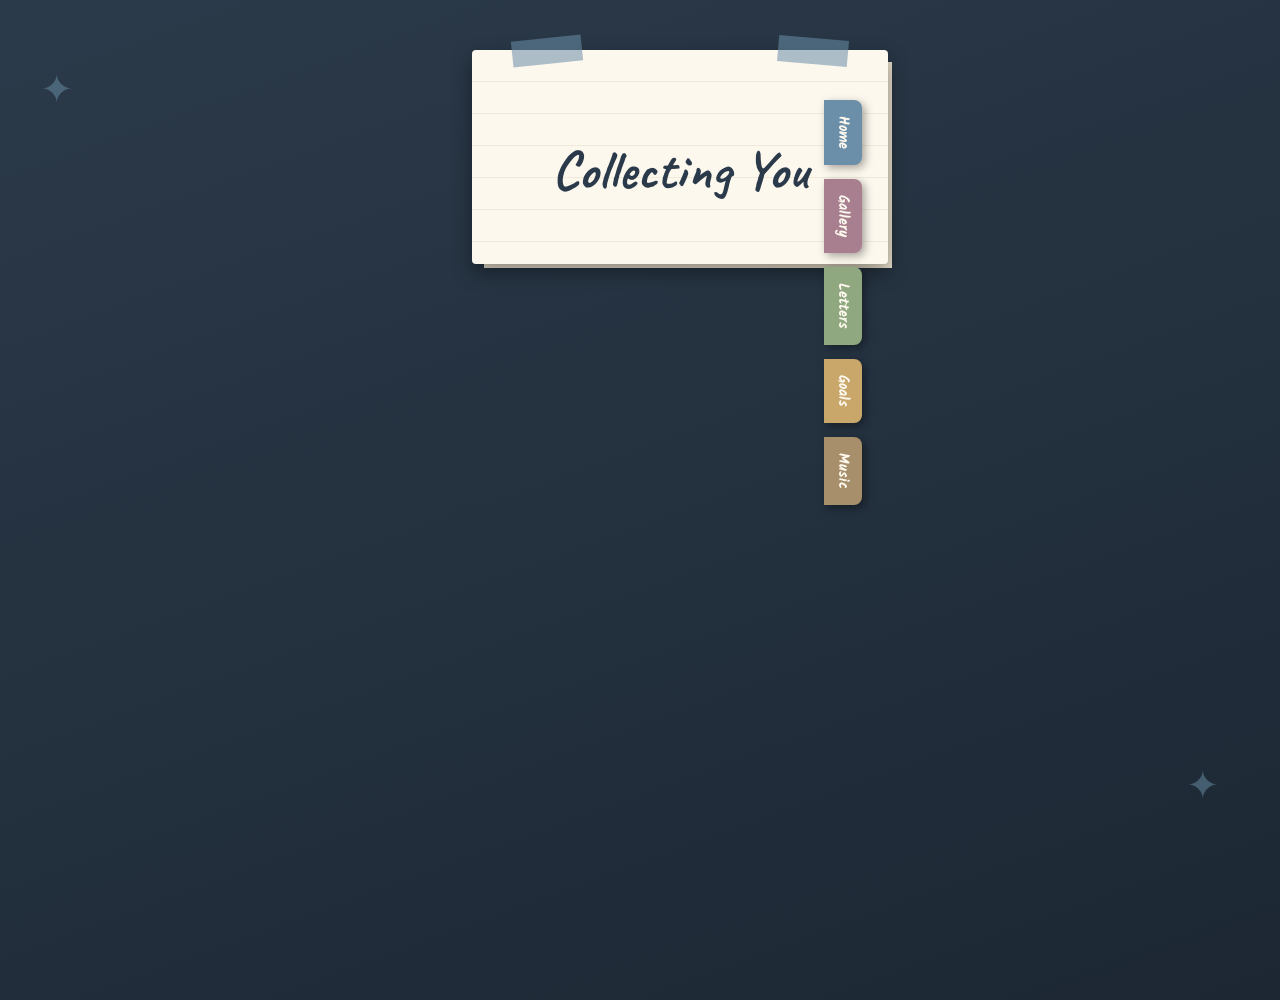
<file: index.html>
<!DOCTYPE html>
<html>
<head>
  <title>Collecting You</title>
  <link rel="stylesheet" href="style.css">
  <link href="https://fonts.googleapis.com/css2?family=Kalam:wght@400;700&family=Caveat:wght@700&display=swap" rel="stylesheet">
</head>
<body>

 <div class="book">
    <div class="side-tabs">
  <a href="index.html">Home</a>
  <a href="gallery.html">Gallery</a>
  <a href="letters.html">Letters</a>
  <a href="goals.html">Goals</a>
  <a href="music.html">Music</a>
</div>
  <div class="leaf incoming" id="leaf">
    <div class="journal-page leaf-face">

    <h1>Collecting You</h1>

    <!-- write your personal message here whenever you're ready -->

    </div>
    <div class="leaf-back leaf-face"></div>
  </div>
</div>

  <script src="script.js"></script>

</body>
</html>
</file>
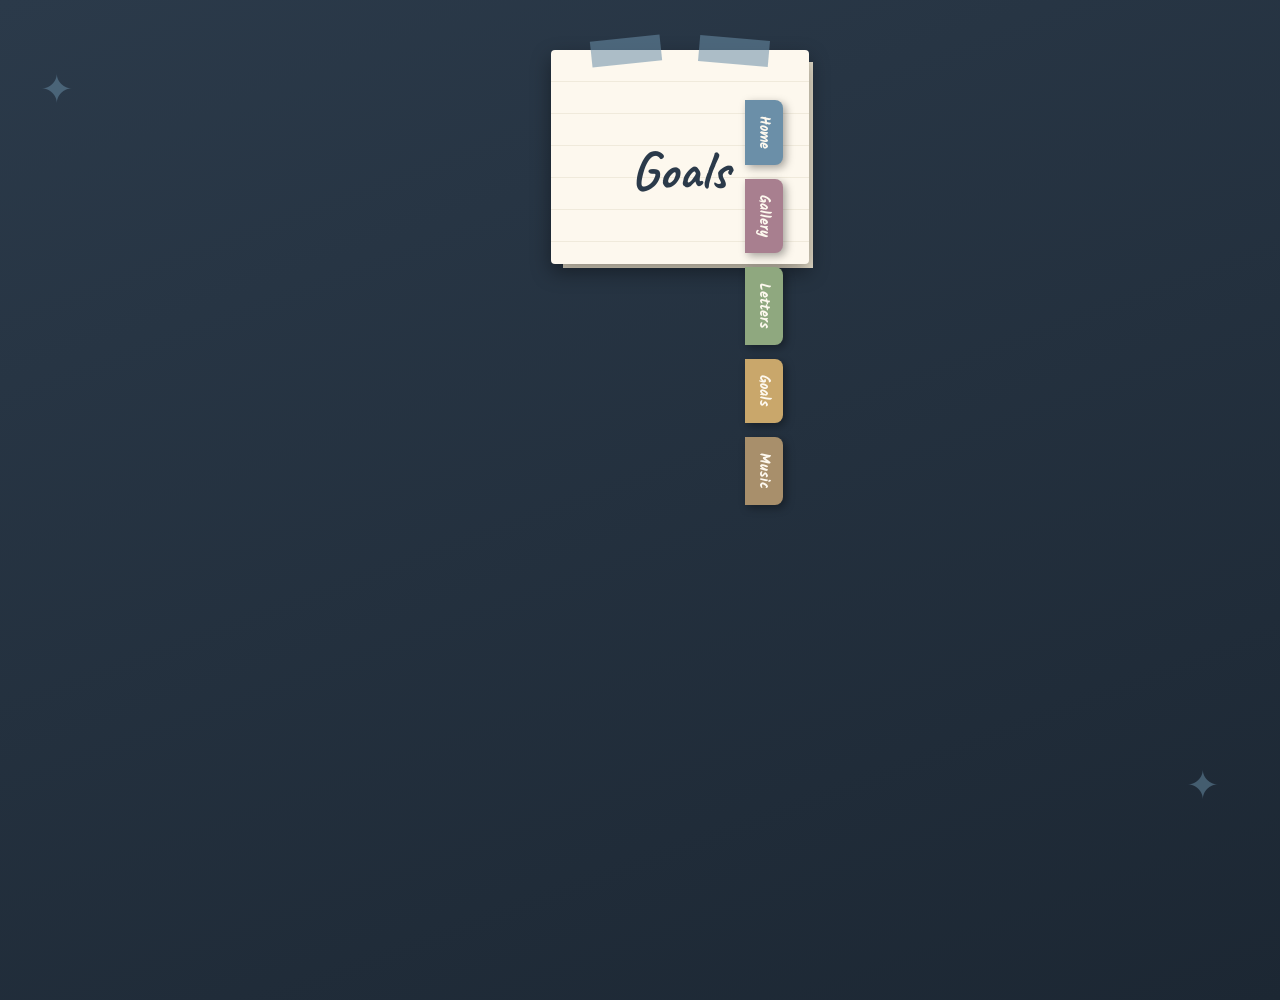
<file: goals.html>
<!DOCTYPE html>
<html>
<head>
  <title>Goals - Collecting You</title>
  <link rel="stylesheet" href="style.css">
  <link href="https://fonts.googleapis.com/css2?family=Kalam:wght@400;700&family=Caveat:wght@700&display=swap" rel="stylesheet">
</head>
<body>

  <div class="book">

    <div class="side-tabs">
      <a href="index.html">Home</a>
      <a href="gallery.html">Gallery</a>
      <a href="letters.html">Letters</a>
      <a href="goals.html">Goals</a>
      <a href="music.html">Music</a>
    </div>

    <div class="leaf incoming" id="leaf">
      <div class="journal-page leaf-face">

        <h1>Goals</h1>
        <!-- goals tracker goes here -->

      </div>
      <div class="leaf-back leaf-face"></div>
    </div>

  </div>

  <script src="script.js"></script>

</body>
</html>
</file>
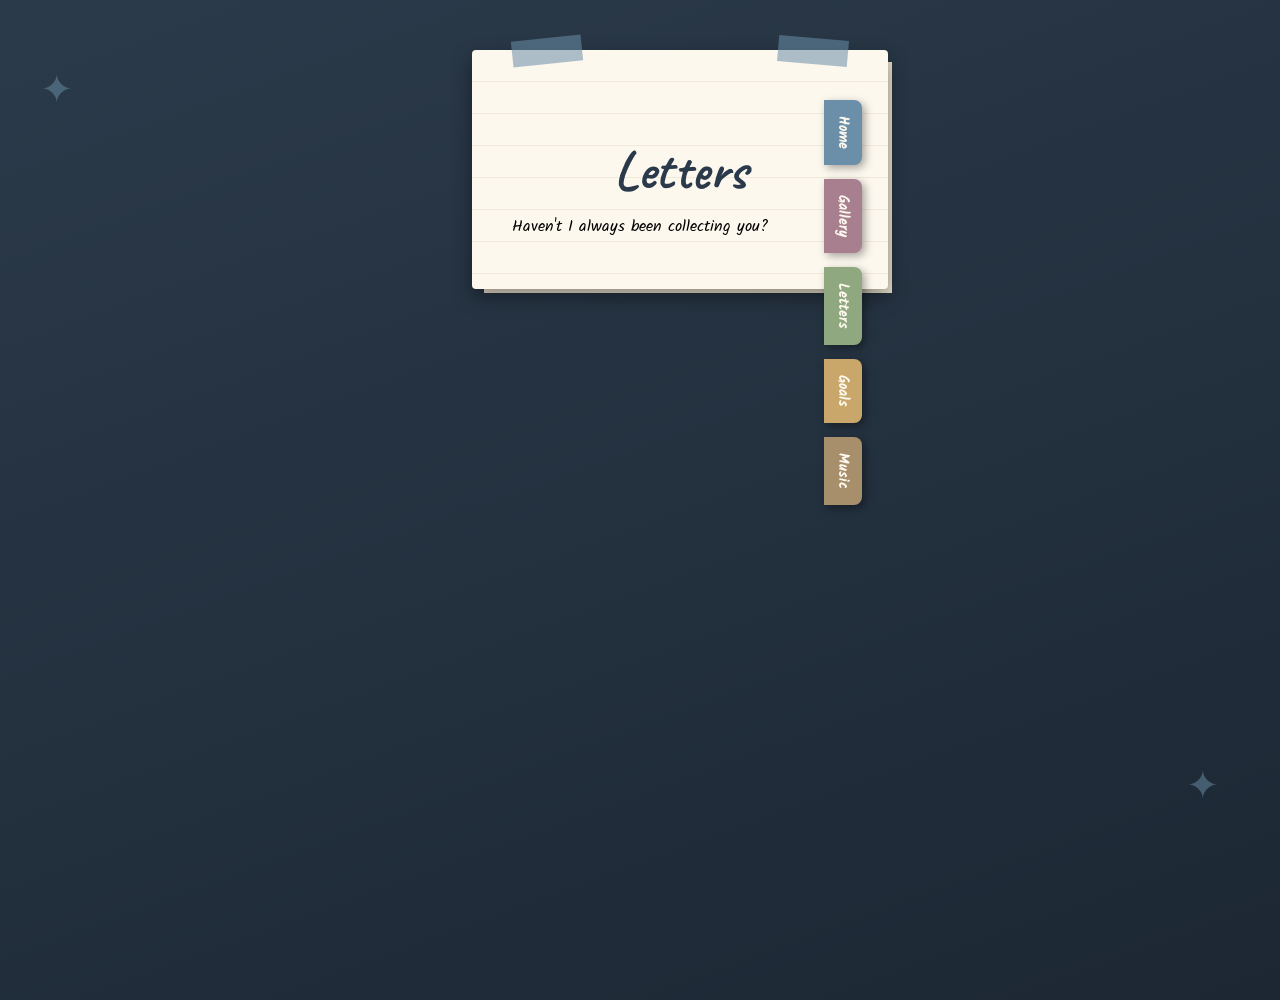
<file: letters.html>
<!DOCTYPE html>
<html>
<head>
  <title>Letters - Collecting You</title>
  <link rel="stylesheet" href="style.css">
  <link href="https://fonts.googleapis.com/css2?family=Kalam:wght@400;700&family=Caveat:wght@700&display=swap" rel="stylesheet">
</head>
<body>

  <div class="book">

    <div class="side-tabs">
      <a href="index.html">Home</a>
      <a href="gallery.html">Gallery</a>
      <a href="letters.html">Letters</a>
      <a href="goals.html">Goals</a>
      <a href="music.html">Music</a>
    </div>

    <div class="leaf incoming" id="leaf">
      <div class="journal-page leaf-face">

        <h1>Letters</h1>
        Haven't I always been collecting you?

      </div>
      <div class="leaf-back leaf-face"></div>
    </div>

  </div>

  <script src="script.js"></script>

</body>
</html>
</file>
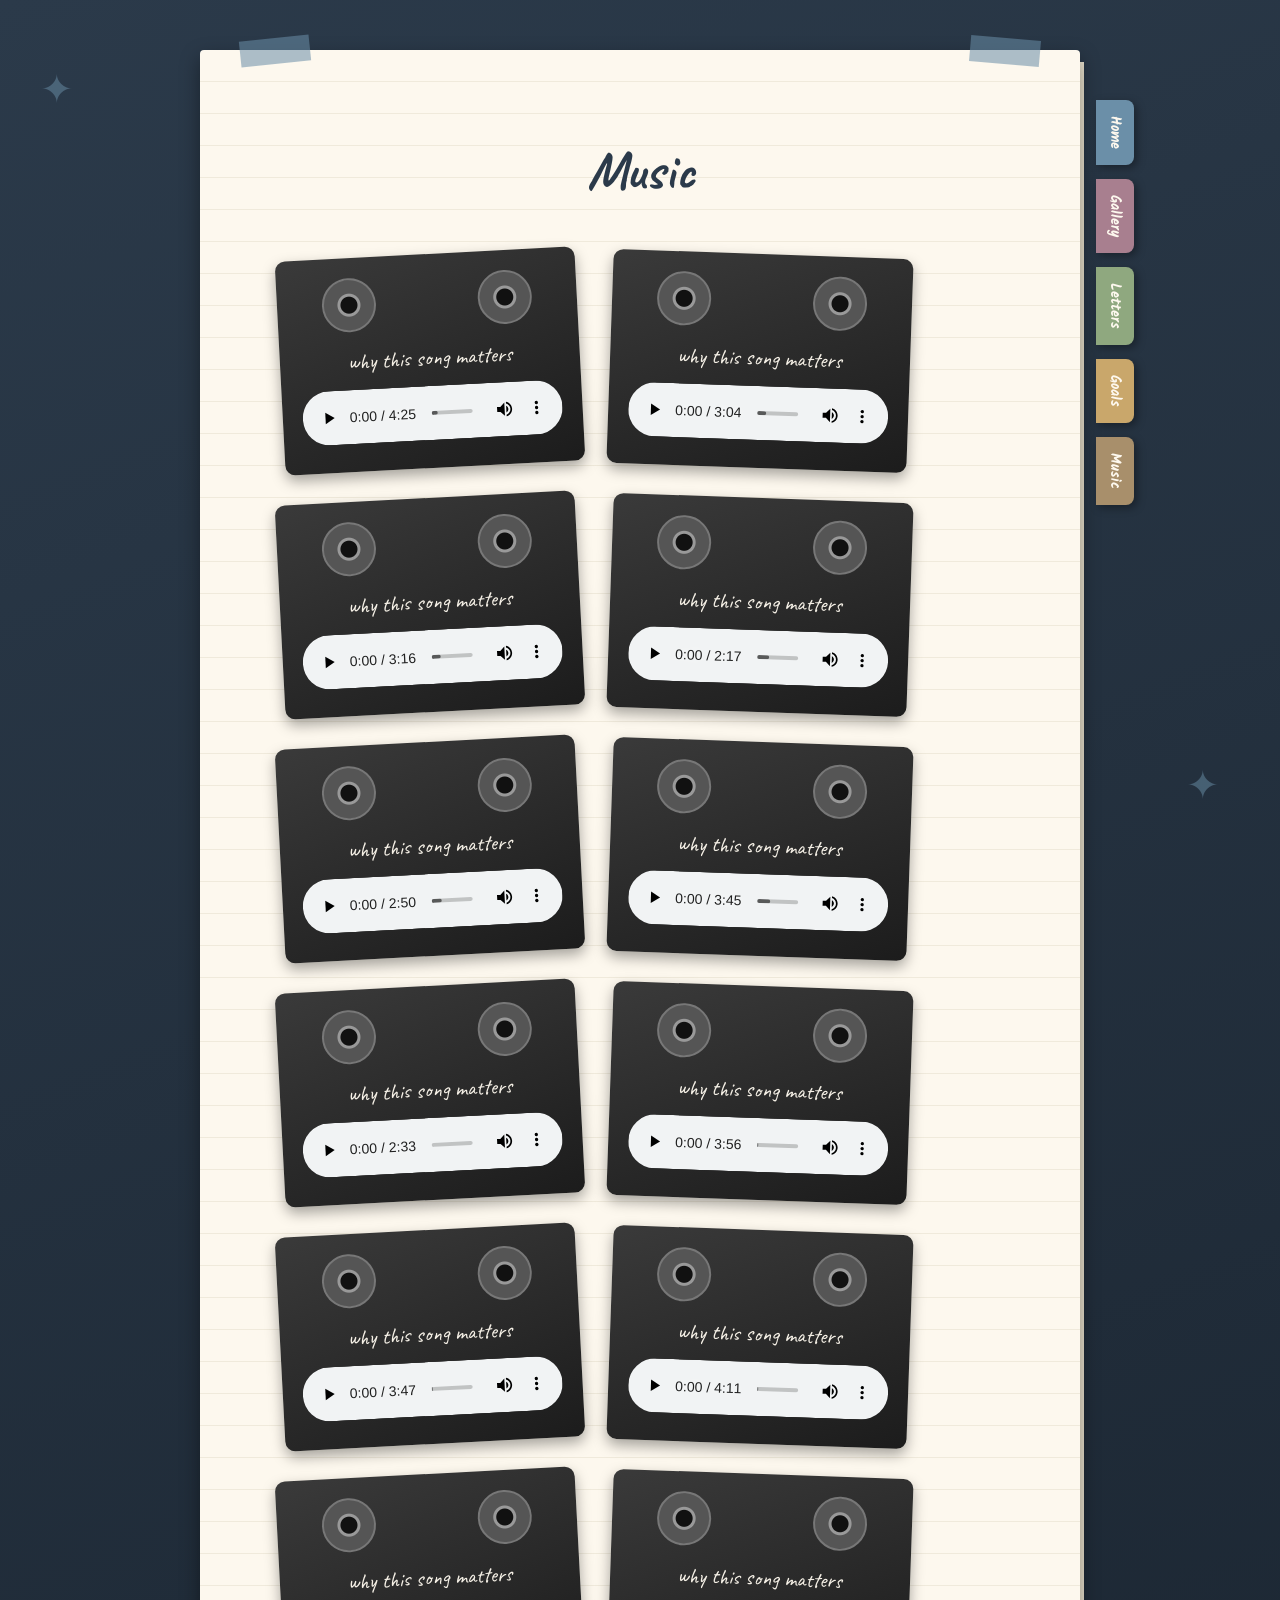
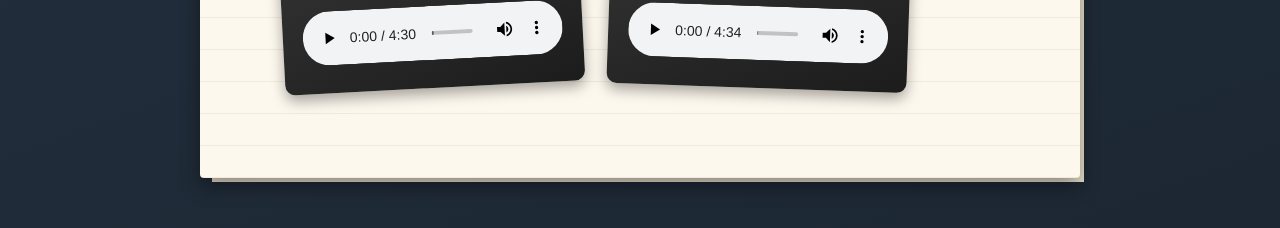
<file: music.html>
<!DOCTYPE html>
<html>
<head>
  <title>Music - Collecting You</title>
  <link rel="stylesheet" href="style.css">
  <link href="https://fonts.googleapis.com/css2?family=Kalam:wght@400;700&family=Caveat:wght@700&display=swap" rel="stylesheet">
</head>
<body>

  <div class="book">

    <div class="side-tabs">
      <a href="index.html">Home</a>
      <a href="gallery.html">Gallery</a>
      <a href="letters.html">Letters</a>
      <a href="goals.html">Goals</a>
      <a href="music.html">Music</a>
    </div>

    <div class="leaf incoming" id="leaf">
      <div class="journal-page leaf-face">

        <h1>Music</h1>

        <div class="music-list">

          <div class="song">
            <div class="reels">
              <div class="reel"></div>
              <div class="reel"></div>
            </div>
            <p class="caption">why this song matters</p>
            <audio controls>
              <source src="songs/song1.mp3" type="audio/mpeg">
            </audio>
          </div>

          <div class="song">
            <div class="reels">
              <div class="reel"></div>
              <div class="reel"></div>
            </div>
            <p class="caption">why this song matters</p>
            <audio controls>
              <source src="songs/song2.mp3" type="audio/mpeg">
            </audio>
          </div>

          <div class="song">
            <div class="reels">
              <div class="reel"></div>
              <div class="reel"></div>
            </div>
            <p class="caption">why this song matters</p>
            <audio controls>
              <source src="songs/song3.mp3" type="audio/mpeg">
            </audio>
          </div>

          <div class="song">
            <div class="reels">
              <div class="reel"></div>
              <div class="reel"></div>
            </div>
            <p class="caption">why this song matters</p>
            <audio controls>
              <source src="songs/song4.mp3" type="audio/mpeg">
            </audio>
          </div>

          <div class="song">
            <div class="reels">
              <div class="reel"></div>
              <div class="reel"></div>
            </div>
            <p class="caption">why this song matters</p>
            <audio controls>
              <source src="songs/song5.mp3" type="audio/mpeg">
            </audio>
          </div>

          <div class="song">
            <div class="reels">
              <div class="reel"></div>
              <div class="reel"></div>
            </div>
            <p class="caption">why this song matters</p>
            <audio controls>
              <source src="songs/song6.mp3" type="audio/mpeg">
            </audio>
          </div>

          <div class="song">
            <div class="reels">
              <div class="reel"></div>
              <div class="reel"></div>
            </div>
            <p class="caption">why this song matters</p>
            <audio controls>
              <source src="songs/song7.mp3" type="audio/mpeg">
            </audio>
          </div>

          <div class="song">
            <div class="reels">
              <div class="reel"></div>
              <div class="reel"></div>
            </div>
            <p class="caption">why this song matters</p>
            <audio controls>
              <source src="songs/song8.mp3" type="audio/mpeg">
            </audio>
          </div>

          <div class="song">
            <div class="reels">
              <div class="reel"></div>
              <div class="reel"></div>
            </div>
            <p class="caption">why this song matters</p>
            <audio controls>
              <source src="songs/song9.mp3" type="audio/mpeg">
            </audio>
          </div>

          <div class="song">
            <div class="reels">
              <div class="reel"></div>
              <div class="reel"></div>
            </div>
            <p class="caption">why this song matters</p>
            <audio controls>
              <source src="songs/song10.mp3" type="audio/mpeg">
            </audio>
          </div>

          <div class="song">
            <div class="reels">
              <div class="reel"></div>
              <div class="reel"></div>
            </div>
            <p class="caption">why this song matters</p>
            <audio controls>
              <source src="songs/song11.mp3" type="audio/mpeg">
            </audio>
          </div>

          <div class="song">
            <div class="reels">
              <div class="reel"></div>
              <div class="reel"></div>
            </div>
            <p class="caption">why this song matters</p>
            <audio controls>
              <source src="songs/song12.mp3" type="audio/mpeg">
            </audio>
          </div>

        </div>

      </div>
      <div class="leaf-back leaf-face"></div>
    </div>

  </div>

  <script src="script.js"></script>

</body>
</html>
</file>
<file: style.css>
@keyframes page-turn-in {
  from { transform: rotateY(40deg); opacity: 0; }
  to { transform: rotateY(0deg); opacity: 1; }
}
body {
  background: linear-gradient(160deg, #2b3a4a, #1c2733);
  font-family: 'Kalam', cursive;
  margin: 0;
  min-height: 100vh;
  display: flex;
  justify-content: center;
  padding: 50px 20px;
  position: relative;
  overflow-x: hidden;
}

body::before, body::after {
  content: "✦";
  position: fixed;
  font-size: 40px;
  color: #6b8fa8;
  opacity: 0.5;
  z-index: -1;
}

body::before { top: 60px; left: 40px; }
body::after { bottom: 80px; right: 60px; }

/* ---------- Journal page frame ---------- */
.journal-page {
  position: relative;
  background: #fdf8ee;
  background-image: repeating-linear-gradient(
    to bottom,
    transparent,
    transparent 31px,
    #e3dcc9 32px
  );
  max-width: 800px;
  width: 100%;
  padding: 50px 40px;
  border-radius: 4px;
  box-shadow:
    0 8px 20px rgba(0,0,0,0.4),
    8px 8px 0 -4px #e8e0cc,
    12px 12px 0 -8px #2b3a4a,
    16px 16px 0 -12px #d8cfb8;
}

.journal-page::before,
.journal-page::after {
  content: "";
  position: absolute;
  width: 70px;
  height: 26px;
  background: rgba(107, 143, 168, 0.55);
  top: -12px;
}

.journal-page::before { left: 40px; transform: rotate(-6deg); }
.journal-page::after { right: 40px; transform: rotate(5deg); }

/* ---------- Headings & nav ---------- */
h1 {
  font-family: 'Caveat', cursive;
  font-weight: 700;
  font-size: 54px;
  text-align: center;
  color: #2b3a4a;
  margin-bottom: 10px;
}

nav {
  display: flex;
  justify-content: center;
  gap: 16px;
  flex-wrap: wrap;
  padding: 16px 0 40px 0;
}

nav a {
  text-decoration: none;
  color: #2b3a4a;
  background: #e8e0cc;
  padding: 8px 22px;
  border-radius: 6px;
  font-family: 'Kalam', cursive;
  font-weight: 700;
  font-size: 16px;
  border: 1px solid #cfc4a3;
  transform: rotate(-1deg);
  transition: 0.2s ease;
}

nav a:nth-child(even) { transform: rotate(1deg); }

nav a:hover {
  background: #6b8fa8;
  color: #fdf8ee;
  transform: rotate(0deg) scale(1.05);
}

.bubble-label {
  font-family: 'Kalam', cursive;
  display: inline-block;
  background: #e8e0cc;
  color: #2b3a4a;
  padding: 8px 24px;
  border-radius: 6px;
  border: 2px dashed #cfc4a3;
  font-size: 18px;
  margin: 20px auto;
  text-align: center;
}

/* ---------- Gallery ---------- */
.gallery {
  display: flex;
  flex-wrap: wrap;
  gap: 30px;
  padding: 40px;
}

.polaroid {
  background: white;
  padding: 12px 12px 40px 12px;
  box-shadow: 0 4px 10px rgba(0,0,0,0.25);
  width: 220px;
}

.polaroid img { width: 100%; display: block; }
.polaroid:nth-child(odd) { transform: rotate(-4deg); }
.polaroid:nth-child(even) { transform: rotate(3deg); }
.polaroid:hover { transform: rotate(0deg) scale(1.05); transition: 0.2s ease; }

.caption {
  font-family: 'Caveat', cursive;
  font-size: 20px;
  text-align: center;
  margin-top: 8px;
}

/* ---------- Modal (photo enlarge) ---------- */
.modal {
  display: none;
  position: fixed;
  top: 0; left: 0;
  width: 100%; height: 100%;
  background: rgba(0,0,0,0.85);
  justify-content: center;
  align-items: center;
  z-index: 100;
}

.modal.active { display: flex; }

.modal img {
  max-width: 80%;
  max-height: 80%;
  border-radius: 6px;
}

/* ---------- Music (cassette cards) ---------- */
.music-list {
  display: flex;
  flex-wrap: wrap;
  gap: 30px;
  padding: 40px;
}

.song {
  width: 260px;
  background: linear-gradient(160deg, #3a3a3a, #1c1c1c);
  border-radius: 10px;
  padding: 20px;
  box-shadow: 0 6px 14px rgba(0,0,0,0.35);
}

.song:nth-child(odd) { transform: rotate(-3deg); }
.song:nth-child(even) { transform: rotate(2deg); }
.song:hover { transform: rotate(0deg) scale(1.04); transition: 0.2s ease; }

.reels {
  display: flex;
  justify-content: space-between;
  padding: 0 25px;
  margin-bottom: 16px;
}

.reel {
  width: 50px;
  height: 50px;
  border-radius: 50%;
  background: radial-gradient(circle at center, #111 0 8px, #999 9px 11px, #555 12px 25px);
  border: 2px solid #777;
}

.song .caption {
  font-family: 'Caveat', cursive;
  font-size: 22px;
  text-align: center;
  color: #f5f0e6;
  margin: 8px 0 14px 0;
}

.song audio { width: 100%; }

.book {
  perspective: 2000px;
}

.leaf {
  position: relative;
  transform-style: preserve-3d;
  transform-origin: left center;
  transition: transform 0.7s cubic-bezier(0.45, 0, 0.55, 1);
}

.leaf-face {
  backface-visibility: hidden;
}

.leaf-back {
  position: absolute;
  top: 0; left: 0;
  width: 100%; height: 100%;
  background: #ece3cc;
  transform: rotateY(180deg);
  border-radius: 4px;
}

.leaf.flipping {
  transform: rotateY(-170deg);
}

.book {
  position: relative;
}

.side-tabs {
  position: absolute;
  top: 50px;
  right: -54px;
  display: flex;
  flex-direction: column;
  gap: 14px;
  z-index: 10;
}

.side-tabs a {
  writing-mode: vertical-rl;
  text-orientation: mixed;
  text-decoration: none;
  color: #fdf8ee;
  padding: 16px 8px;
  border-radius: 0 8px 8px 0;
  font-family: 'Kalam', cursive;
  font-weight: 700;
  font-size: 14px;
  box-shadow: 3px 3px 8px rgba(0,0,0,0.35);
  transition: 0.2s ease;
}

.side-tabs a:hover {
  padding-right: 14px;
}

.side-tabs a:nth-child(1) { background: #6b8fa8; }
.side-tabs a:nth-child(2) { background: #a87f8f; }
.side-tabs a:nth-child(3) { background: #8fa87f; }
.side-tabs a:nth-child(4) { background: #c9a76b; }
.side-tabs a:nth-child(5) { background: #a88f6b; }

.leaf.incoming {
  transform: rotateY(-170deg);
}
</file>
